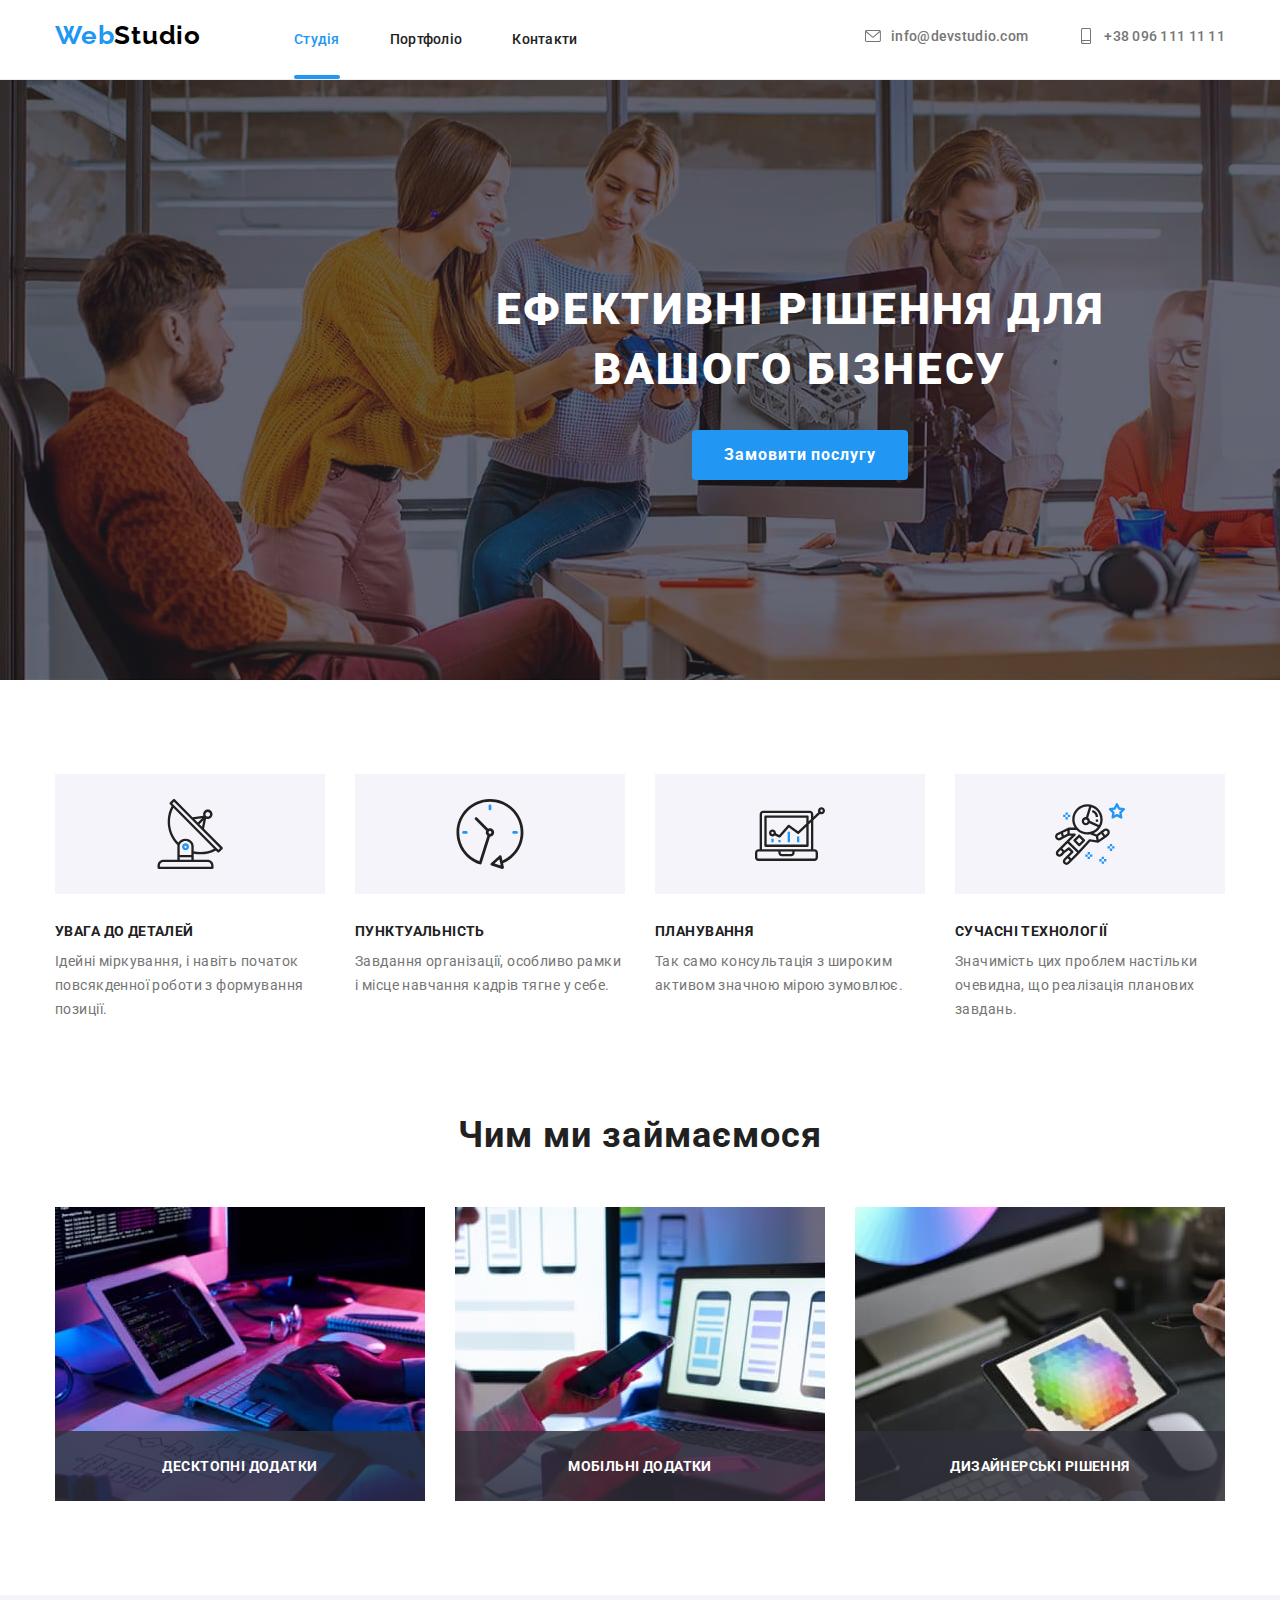
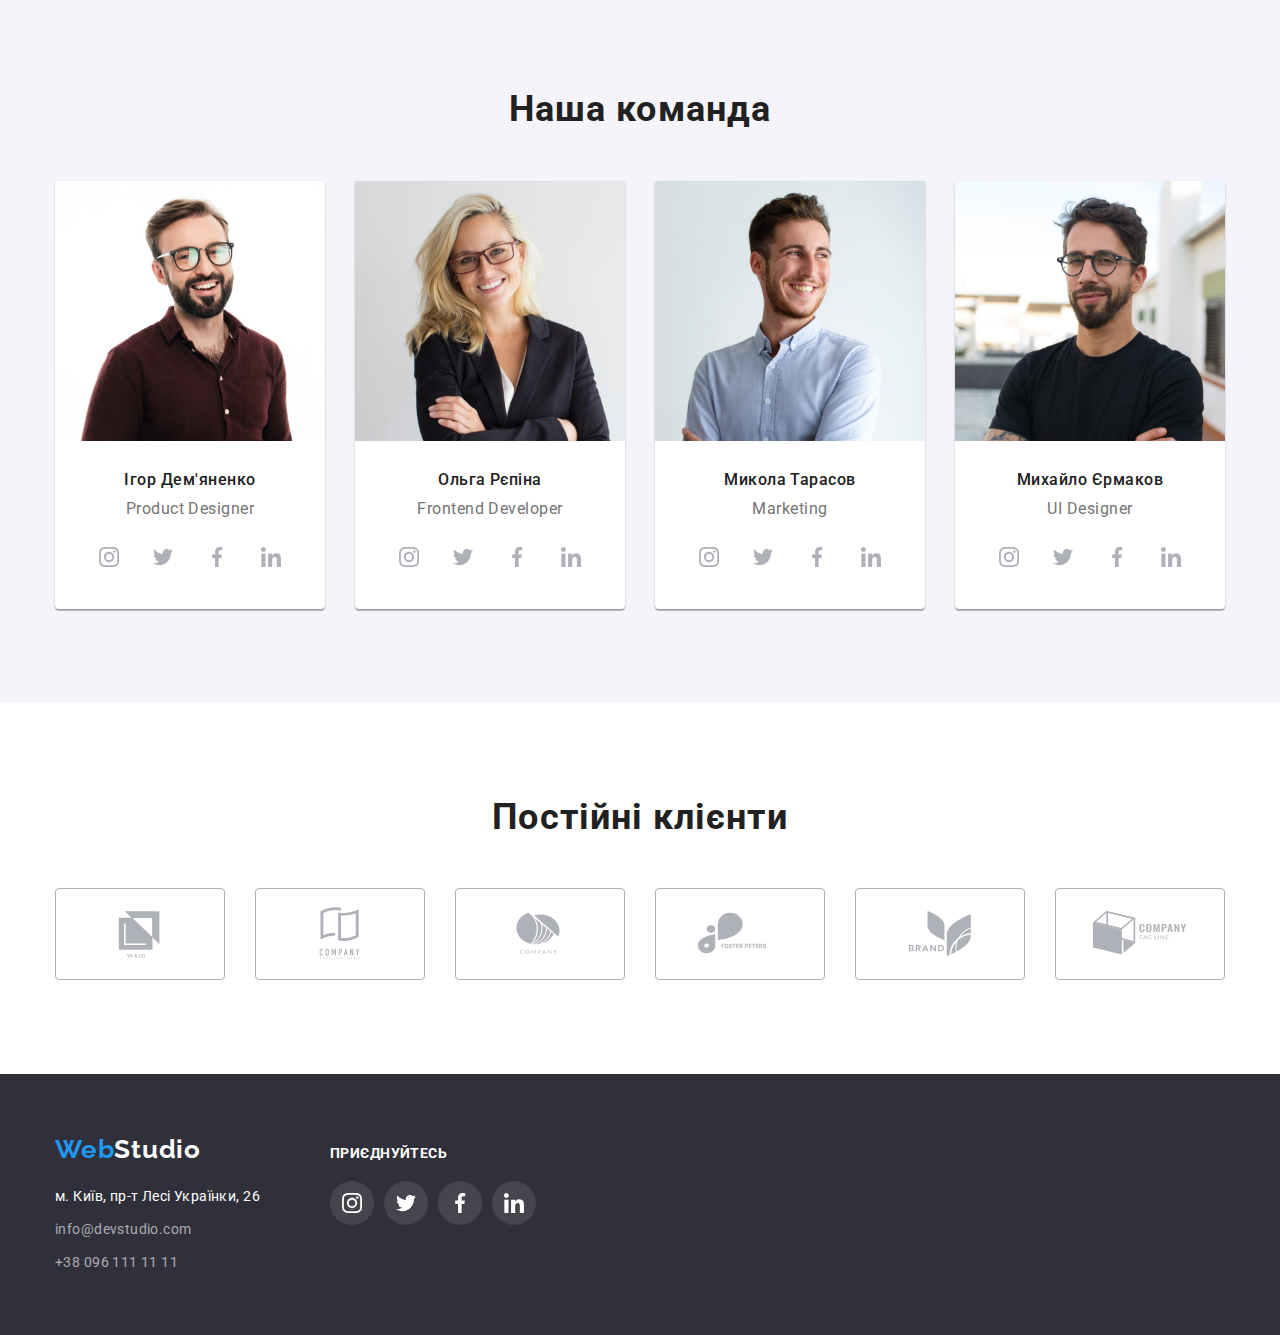
<file: index.html>
<!DOCTYPE html>
<html lang="uk">
  <head>
    <meta charset="UTF-8" />
    <meta http-equiv="X-UA-Compatible" content="IE=edge" />
    <meta name="viewport" content="width=device-width, initial-scale=1.0" />
    <title>WebStudio</title>
    <link
      rel="stylesheet"
      href="https://cdnjs.cloudflare.com/ajax/libs/modern-normalize/1.1.0/modern-normalize.min.css" />
    <link rel="preconnect" href="https://fonts.googleapis.com" />
    <link rel="preconnect" href="https://fonts.gstatic.com" crossorigin />
    <link
      href="https://fonts.googleapis.com/css2?family=Raleway:wght@400;700&family=Roboto:wght@400;500;700;900&display=swap"
      rel="stylesheet" />
    <link rel="stylesheet" href="css/styles.css" />
  </head>

  <body>
    <header class="header">
      <div class="container-header container">
        <nav class="head-nav">
          <a class="bodi-logo" href="/">
            <span class="accent-logo">Web</span>Studio</a
          >
          <ul class="nav-list list">
            <li class="nav-item-link">
              <a class="nav-link studio link" href="index.html">Студія</a>
            </li>
            <li class="nav-item-link">
              <a class="nav-link link" href="portfolio.html">Портфоліо</a>
            </li>

            <li class="nav-item-link">
              <a class="nav-link link" href="">Контакти</a>
            </li>
          </ul>
        </nav>
        <ul class="aside-list list">
          <li class="aside-item-link">
            <a class="aside-link-mail link" href="mailto:info@devstudio.com">
              <svg class="icon" width="16" height="16">
                <use href="./images/symbol-defs.svg#icon-mail"></use>
              </svg>
              info@devstudio.com</a
            >
          </li>
          <li class="aside-item-link">
            <a class="aside-link-phone link" href="tel:+380961111111">
              <svg class="icon" width="16" height="16">
                <use href="./images/symbol-defs.svg#icon-smartphone"></use></svg
              >+38 096 111 11 11
            </a>
          </li>
        </ul>
      </div>
    </header>

    <main class="maim maim-index">
      <section class="section-main-title">
        <div class="container container-main">
          <h1 class="main-title">Ефективні рішення для вашого бізнесу</h1>
          <button class="modal-btn" data-modal-open type="button">
            Замовити послугу
          </button>
          <div class="beckdrop is-hidden link" data-modal>
            <div class="modal">
              <div class="modal-close" data-modal-close>
                <img
                  src="./images/Vector.svg"
                  class="icon-cloous link data-modal-close"
                  alt=""
                  width="11"
                  height="11" />
              </div>
            </div>
          </div>
        </div>
      </section>

      <section class="main-section-benefits section">
        <div class="container container-benefits">
          <ul class="list-section-benefits list">
            <li class="item-benefits icon-antenna">
              <h3 class="title-list-benefits">УВАГА ДО ДЕТАЛЕЙ</h3>
              <p class="text benefits">
                Ідейні міркування, і навіть початок повсякденної роботи з
                формування позиції.
              </p>
            </li>
            <li class="item-benefits icon-clock">
              <h3 class="title-list-benefits">ПУНКТУАЛЬНІСТЬ</h3>
              <p class="text benefits">
                Завдання організації, особливо рамки і місце навчання кадрів
                тягне у себе.
              </p>
            </li>
            <li class="item-benefits icon-diagrama">
              <h3 class="title-list-benefits">ПЛАНУВАННЯ</h3>
              <p class="text benefits">
                Так само консультація з широким активом значною мірою зумовлює.
              </p>
            </li>
            <li class="item-benefits icon-astronaut">
              <h3 class="title-list-benefits">СУЧАСНІ ТЕХНОЛОГІЇ</h3>
              <p class="text benefits">
                Значимість цих проблем настільки очевидна, що реалізація
                планових завдань.
              </p>
            </li>
          </ul>
        </div>
      </section>

      <section class="main-section-work">
        <div class="container container-work">
          <h2 class="main-title-section-work">Чим ми займаємося</h2>
          <ul class="list-section-work list">
            <li class="item-work-img">
              <div class="description">
                <img
                  class="img-work"
                  src="images/work-img1.jpg"
                  alt="programer working his desk office"
                  width="370" />
                <p class="activity-description">Десктопні додатки</p>
              </div>
            </li>
            <li class="item-work-img">
              <div class="description">
                <img
                  class="img-work"
                  src="images/work-img2.jpg"
                  alt="web up designers are developing application smartphones"
                  width="370" />
                <p class="activity-description">Мобільні додатки</p>
              </div>
            </li>
            <li class="item-work-img">
              <div class="description">
                <img
                  class="img-work"
                  src="images/work-img3.jpg"
                  alt="web design with working colour selection graphic tablet"
                  width="370" />
                <p class="activity-description">Дизайнерські рішення</p>
              </div>
            </li>
          </ul>
        </div>
      </section>

      <section class="main-section-workpeople">
        <div class="container container-workpeople">
          <h2 class="main-title-section-workpeople">Наша команда</h2>
          <ul class="list-section-workpeople list">
            <li class="item-workpeople">
              <img
                class="img-workpeople"
                src="images/pers-img0.jpg"
                alt="Ігор Дем'яненко"
                width="270" />
              <div class="workpeople">
                <h3 class="title-name-workpeople">Ігор Дем'яненко</h3>
                <p class="text profession">Product Designer</p>
                <ul class="list workpeople-social-link">
                  <li class="social link">
                    <a class="social-link link" href="">
                      <svg class="icon-workpeople" width="20" height="20">
                        <use
                          href="./images/symbol-defs.svg#icon-instagram"></use>
                      </svg>
                    </a>
                  </li>
                  <li class="social link">
                    <a class="social-link link" href="">
                      <svg class="icon-workpeople" width="20" height="20">
                        <use href="./images/symbol-defs.svg#icon-twitter"></use>
                      </svg>
                    </a>
                  </li>
                  <li class="social link">
                    <a class="social-link link" href="">
                      <svg class="icon-workpeople" width="20" height="20">
                        <use
                          href="./images/symbol-defs.svg#icon-facebook"></use>
                      </svg>
                    </a>
                  </li>
                  <li class="social link">
                    <a class="social-link link" href="">
                      <svg class="icon-workpeople" width="20" height="20">
                        <use
                          href="./images/symbol-defs.svg#icon-linkedin"></use>
                      </svg>
                    </a>
                  </li>
                </ul>
              </div>
            </li>
            <li class="item-workpeople">
              <img
                class="img-workpeople"
                src="images/pers-img1.jpg"
                alt="Ольга Рєпіна"
                width="270" />

              <div class="workpeople">
                <h3 class="title-name-workpeople">Ольга Рєпіна</h3>
                <p class="text profession">Frontend Developer</p>
                <ul class="list workpeople-social-link">
                  <li class="social link">
                    <a class="social-link link" href="">
                      <svg class="icon-workpeople" width="20" height="20">
                        <use
                          href="./images/symbol-defs.svg#icon-instagram"></use>
                      </svg>
                    </a>
                  </li>
                  <li class="social link">
                    <a class="social-link link" href="">
                      <svg class="icon-workpeople" width="20" height="20">
                        <use href="./images/symbol-defs.svg#icon-twitter"></use>
                      </svg>
                    </a>
                  </li>
                  <li class="social link">
                    <a class="social-link link" href="">
                      <svg class="icon-workpeople" width="20" height="20">
                        <use
                          href="./images/symbol-defs.svg#icon-facebook"></use>
                      </svg>
                    </a>
                  </li>
                  <li class="social link">
                    <a class="social-link link" href="">
                      <svg class="icon-workpeople" width="20" height="20">
                        <use
                          href="./images/symbol-defs.svg#icon-linkedin"></use>
                      </svg>
                    </a>
                  </li>
                </ul>
              </div>
            </li>
            <li class="item-workpeople">
              <img
                class="img-workpeople"
                src="images/pers-img2.jpg"
                alt="Микола Тарасов"
                width="270" />
              <div class="workpeople">
                <h3 class="title-name-workpeople">Микола Тарасов</h3>
                <p class="text profession">Marketing</p>
                <ul class="list workpeople-social-link">
                  <li class="social link">
                    <a class="social-link link" href="">
                      <svg class="icon-workpeople" width="20" height="20">
                        <use
                          href="./images/symbol-defs.svg#icon-instagram"></use>
                      </svg>
                    </a>
                  </li>
                  <li class="social link">
                    <a class="social-link link" href="">
                      <svg class="icon-workpeople" width="20" height="20">
                        <use href="./images/symbol-defs.svg#icon-twitter"></use>
                      </svg>
                    </a>
                  </li>
                  <li class="social link">
                    <a class="social-link link" href="">
                      <svg class="icon-workpeople" width="20" height="20">
                        <use
                          href="./images/symbol-defs.svg#icon-facebook"></use>
                      </svg>
                    </a>
                  </li>
                  <li class="social link">
                    <a class="social-link link" href="">
                      <svg class="icon-workpeople" width="20" height="20">
                        <use
                          href="./images/symbol-defs.svg#icon-linkedin"></use>
                      </svg>
                    </a>
                  </li>
                </ul>
              </div>
            </li>
            <li class="item-workpeople">
              <img
                class="img-workpeople"
                src="images/pers-img3.jpg"
                alt="Михайло Єрмаков"
                width="270" />
              <div class="workpeople">
                <h3 class="title-name-workpeople">Михайло Єрмаков</h3>
                <p class="text profession">UI Designer</p>
                <ul class="list workpeople-social-link">
                  <li class="social link">
                    <a class="social-link link" href="">
                      <svg class="icon-workpeople" width="20" height="20">
                        <use
                          href="./images/symbol-defs.svg#icon-instagram"></use>
                      </svg>
                    </a>
                  </li>
                  <li class="social link">
                    <a class="social-link link" href="">
                      <svg class="icon-workpeople" width="20" height="20">
                        <use href="./images/symbol-defs.svg#icon-twitter"></use>
                      </svg>
                    </a>
                  </li>
                  <li class="social link">
                    <a class="social-link link" href="">
                      <svg class="icon-workpeople" width="20" height="20">
                        <use
                          href="./images/symbol-defs.svg#icon-facebook"></use>
                      </svg>
                    </a>
                  </li>
                  <li class="social link">
                    <a class="social-link link" href="">
                      <svg class="icon-workpeople" width="20" height="20">
                        <use
                          href="./images/symbol-defs.svg#icon-linkedin"></use>
                      </svg>
                    </a>
                  </li>
                </ul>
              </div>
            </li>
          </ul>
        </div>
      </section>

      <section class="main-section-clients">
        <div class="container">
          <h2 class="main-tatle-section-clients">Постійні клієнти</h2>
          <ul class="list-section-clients list">
            <li class="list-clients-company">
              <a class="list-icon-company link" href="">
                <svg width="106" height="60" class="icon-clients">
                  <use href="./images/symbol-defs.svg#icon-logo1"></use>
                </svg>
              </a>
            </li>
            <li class="list-clients-company">
              <a class="list-icon-company link" href="">
                <svg width="106" height="60" class="icon-clients">
                  <use href="./images/symbol-defs.svg#icon-logo2"></use>
                </svg>
              </a>
            </li>
            <li class="list-clients-company">
              <a class="list-icon-company link" href="">
                <svg width="106" height="60" class="icon-clients">
                  <use href="./images/symbol-defs.svg#icon-logo3"></use>
                </svg>
              </a>
            </li>
            <li class="list-clients-company">
              <a class="list-icon-company link" href="">
                <svg width="106" height="60" class="icon-clients">
                  <use href="./images/symbol-defs.svg#icon-logo4"></use>
                </svg>
              </a>
            </li>
            <li class="list-clients-company">
              <a class="list-icon-company link" href="">
                <svg width="106" height="60" class="icon-clients">
                  <use href="./images/symbol-defs.svg#icon-logo5"></use>
                </svg>
              </a>
            </li>
            <li class="list-clients-company">
              <a class="list-icon-company link" href="">
                <svg width="106" height="60" class="icon-clients">
                  <use href="./images/symbol-defs.svg#icon-logo6"></use>
                </svg>
              </a>
            </li>
          </ul>
        </div>
      </section>
    </main>

    <footer class="footer">
      <div class="container-footer container">
        <div class="container-footer-logo">
          <a class="footer-logo" href="/">
            <span class="accent-logo">Web</span>Studio</a
          >
          <address class="footer-address">
            <p class="address">м. Київ, пр-т Лесі Українки, 26</p>
            <a class="footer-address-link link" href="mailto:info@devstudio.com"
              >info@devstudio.com</a
            >
            <a class="footer-address-link link" href="tel:+380961111111"
              >+38 096 111 11 11</a
            >
          </address>
        </div>
        <div class="container-footer-subscription-link">
          <h2 class="tatle-subscrition-link">приєднуйтесь</h2>
          <ul class="list-subscrition-link list">
            <li class="item-subscrition-link">
              <a class="social-link-footer icon-instagram link" href="">
                <svg class="icon-social" width="20" height="20">
                  <use href="./images/symbol-defs.svg#icon-instagram"></use>
                </svg>
              </a>
            </li>
            <li class="item-subscrition-link">
              <a class="social-link-footer icon-twitter link" href="">
                <svg class="icon-social" width="20" height="20">
                  <use href="./images/symbol-defs.svg#icon-twitter"></use>
                </svg>
              </a>
            </li>
            <li class="item-subscrition-link">
              <a class="social-link-footer icon-facebook link" href="">
                <svg class="icon-social" width="20" height="20">
                  <use href="./images/symbol-defs.svg#icon-facebook"></use>
                </svg>
              </a>
            </li>
            <li class="item-subscrition-link">
              <a class="social-link-footer icon-linkedin link" href="">
                <svg class="icon-social" width="20" height="20">
                  <use href="./images/symbol-defs.svg#icon-linkedin"></use>
                </svg>
              </a>
            </li>
          </ul>
        </div>
      </div>
    </footer>
    <script src="./js/modal.js"></script>
  </body>
</html>
</file>
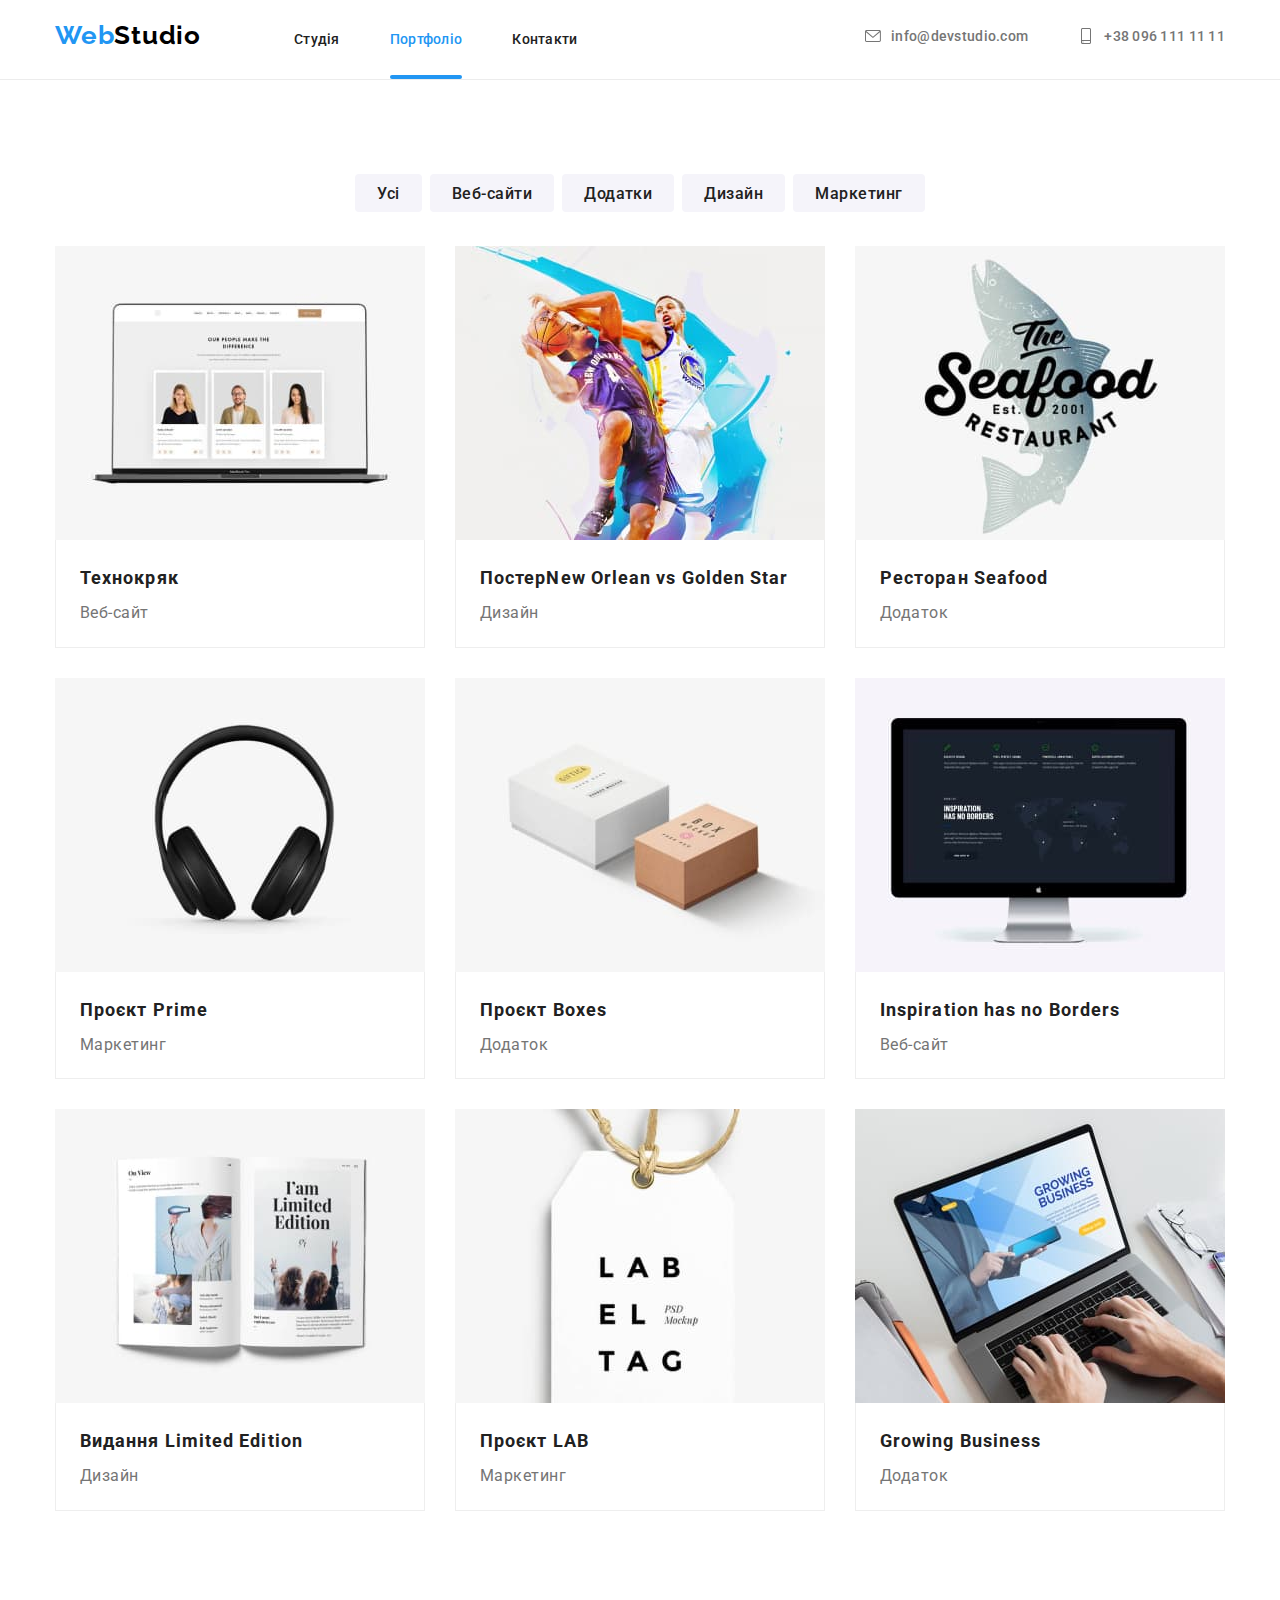
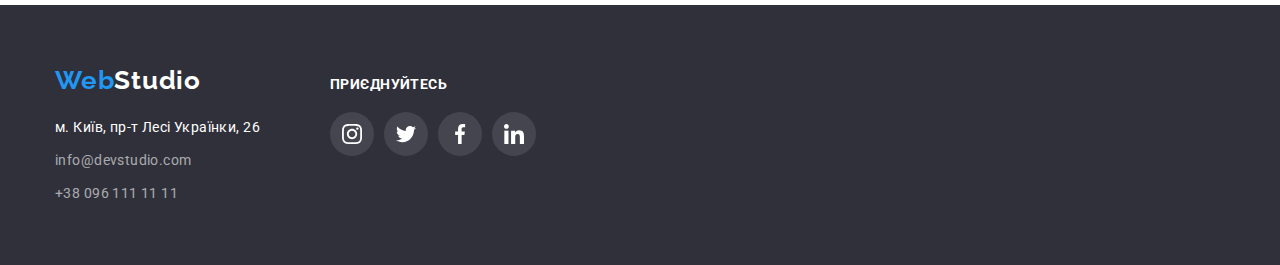
<file: portfolio.html>
<!DOCTYPE html>
<html lang="uk">
  <head>
    <meta charset="UTF-8" />
    <meta http-equiv="X-UA-Compatible" content="IE=edge" />
    <meta name="viewport" content="width=device-width, initial-scale=1.0" />
    <title>Document</title>
    <link
      rel="stylesheet"
      href="https://cdnjs.cloudflare.com/ajax/libs/modern-normalize/1.1.0/modern-normalize.min.css" />
    <link rel="preconnect" href="https://fonts.googleapis.com" />
    <link rel="preconnect" href="https://fonts.gstatic.com" crossorigin />
    <link
      href="https://fonts.googleapis.com/css2?family=Raleway:wght@400;700&family=Roboto:wght@400;500;700;900&display=swap"
      rel="stylesheet" />
    <link rel="stylesheet" href="css/styles.css" />
  </head>

  <body>
    <header class="header">
      <div class="container-header container">
        <nav class="head-nav">
          <a class="bodi-logo" href="/">
            <span class="accent-logo">Web</span>Studio</a
          >
          <ul class="nav-list list">
            <li class="nav-item-link">
              <a class="nav-link link" href="index.html">Студія</a>
            </li>
            <li class="nav-item-link">
              <a class="nav-link portfolio link" href="portfolio.html"
                >Портфоліо</a
              >
            </li>

            <li class="nav-item-link">
              <a class="nav-link link" href="">Контакти</a>
            </li>
          </ul>
        </nav>
        <ul class="aside-list list">
          <li class="aside-item-link">
            <a class="aside-link-mail link" href="mailto:info@devstudio.com">
              <svg class="icon" width="16" height="16">
                <use href="./images/symbol-defs.svg#icon-mail"></use>
              </svg>
              info@devstudio.com</a
            >
          </li>
          <li class="aside-item-link">
            <a class="aside-link-phone link" href="tel:+380961111111">
              <svg class="icon" width="16" height="16">
                <use href="./images/symbol-defs.svg#icon-smartphone"></use>
              </svg>+38 096 111 11 11
            </a>
          </li>
        </ul>
      </div>
    </header>

    <main class="main main-portfolio">
      <section class="main-section-filter">
        <h1 class="hidden-header">Портфоліо</h1>
        <div class="container container-portfolio">
          <ul class="list-section-filter list">
            <li class="item-filter-button">
              <button class="btn-filter link" type="button">Усі</button>
            </li>
            <li class="item-filter-button">
              <button class="btn-filter link" type="button">Веб-сайти</button>
            </li>
            <li class="item-filter-button">
              <button class="btn-filter link" type="button">Додатки</button>
            </li>
            <li class="item-filter-button">
              <button class="btn-filter link" type="button">Дизайн</button>
            </li>
            <li class="item-filter-button">
              <button class="btn-filter link" type="button">Маркетинг</button>
            </li>
          </ul>
          <ul class="list-section-portfolio list">
            <li class="item-portfolio">
              <a class="portfolio-link link" href="/">
                <div class="thumb link">
                  <img
                    class="img-portfolio"
                    src="images/port-img4.jpg"
                    alt="ноутбук з відкритимвеб сайтом"
                    width="370" />
                  <div class="overlay link">
                    <p class="portfolio-overlain">
                      Ресурс пропонує комплексні пропозиції з різним рівнем
                      функціоналу та сервісів. Все це дозволить відвідувачу
                      отримати вичерпні відомості про компанію чи приватну
                      особу.
                    </p>
                  </div>
                </div>

                <div class="container-portfolio-main">
                  <h2 class="title-portfolio">Технокряк</h2>
                  <p class="naim-portfolio">Веб-сайт</p>
                </div>
              </a>
            </li>
            <li class="item-portfolio">
              <a class="portfolio-link link" href="/">
                <div class="thumb link">
                  <img
                    class="img-portfolio"
                    src="images/port-img5.jpg"
                    alt="два босетболіста"
                    width="370" />
                  <div class="overlay link"></div>
                </div>

                <div class="container-portfolio-main">
                  <h2 class="title-portfolio">
                    ПостерNew Orlean vs Golden Star
                  </h2>
                  <p class="naim-portfolio">Дизайн</p>
                </div>
              </a>
            </li>
            <li class="item-portfolio">
              <a class="portfolio-link link" href="/">
                <div class="thumb link">
                  <img
                    class="img-portfolio"
                    src="images/port-img6.jpg"
                    alt="риба"
                    width="370" />
                  <div class="overlay link"></div>
                </div>

                <div class="container-portfolio-main">
                  <h2 class="title-portfolio">Ресторан Seafood</h2>
                  <p class="naim-portfolio">Додаток</p>
                </div>
              </a>
            </li>
            <li class="item-portfolio">
              <a class="portfolio-link link" href="/">
                <div class="thumb link">
                  <img
                    class="img-portfolio"
                    src="images/port-img7.jpg"
                    alt="навушники"
                    width="370" />
                  <div class="overlay link"></div>
                </div>

                <div class="container-portfolio-main">
                  <h2 class="title-portfolio">Проєкт Prime</h2>
                  <p class="naim-portfolio">Маркетинг</p>
                </div>
              </a>
            </li>
            <li class="item-portfolio">
              <a class="portfolio-link link" href="/">
                <div class="thumb link">
                  <img
                    class="img-portfolio"
                    src="images/port-img8.jpg"
                    alt="дві коробки"
                    width="370" />
                  <div class="overlay link"></div>
                </div>

                <div class="container-portfolio-main">
                  <h2 class="title-portfolio">Проєкт Boxes</h2>
                  <p class="naim-portfolio">Додаток</p>
                </div>
              </a>
            </li>
            <li class="item-portfolio">
              <a class="portfolio-link link" href="/">
                <div class="thumb link">
                  <img
                    class="img-portfolio"
                    src="images/port-img9.jpg"
                    alt="монітор з відкритим веб сайтом"
                    width="370" />
                  <div class="overlay link"></div>
                </div>

                <div class="container-portfolio-main">
                  <h2 class="title-portfolio">Inspiration has no Borders</h2>
                  <p class="naim-portfolio">Веб-сайт</p>
                </div>
              </a>
            </li>
            <li class="item-portfolio">
              <a class="portfolio-link link" href="/">
                <div class="thumb link">
                  <img
                    class="img-portfolio"
                    src="images/port-img10.jpg"
                    alt="розгорнутий глянцевий журнал"
                    width="370" />
                  <div class="overlay link"></div>
                </div>

                <div class="container-portfolio-main">
                  <h2 class="title-portfolio">Видання Limited Edition</h2>
                  <p class="naim-portfolio">Дизайн</p>
                </div>
              </a>
            </li>
            <li class="item-portfolio">
              <a class="portfolio-link link" href="/">
                <div class="thumb link">
                  <img
                    class="img-portfolio"
                    src="images/port-img11.jpg"
                    alt="бірка"
                    width="370" />
                  <div class="overlay link"></div>
                </div>

                <div class="container-portfolio-main">
                  <h2 class="title-portfolio">Проєкт LAB</h2>
                  <p class="naim-portfolio">Маркетинг</p>
                </div>
              </a>
            </li>
            <li class="item-portfolio">
              <a class="portfolio-link link" href="/">
                <div class="thumb link">
                  <img
                    class="img-portfolio"
                    src="images/port-img12.jpg"
                    alt="на ноутбукі відкривають веб додаток"
                    width="370" />
                  <div class="overlay link"></div>
                </div>

                <div class="container-portfolio-main">
                  <h2 class="title-portfolio">Growing Business</h2>
                  <p class="naim-portfolio">Додаток</p>
                </div>
              </a>
            </li>
          </ul>
        </div>
      </section>
    </main>

    <footer class="footer">
      <div class="container-footer container">
        <div class="container-footer-logo">
          <a class="footer-logo" href="/">
            <span class="accent-logo">Web</span>Studio</a
          >
          <address class="footer-address">
            <p class="address">м. Київ, пр-т Лесі Українки, 26</p>
            <a class="footer-address-link link" href="mailto:info@devstudio.com"
              >info@devstudio.com</a
            >
            <a class="footer-address-link link" href="tel:+380961111111"
              >+38 096 111 11 11</a
            >
          </address>
        </div>
        <div class="container-footer-subscription-link">
          <h2 class="tatle-subscrition-link">приєднуйтесь</h2>
          <ul class="list-subscrition-link list">
            <li class="item-subscrition-link">
              <a class="social-link-footer icon-instagram link" href="">
                <svg class="icon-social" width="20" height="20">
                  <use href="./images/symbol-defs.svg#icon-instagram"></use>
                </svg>
              </a>
            </li>
            <li class="item-subscrition-link">
              <a class="social-link-footer icon-twitter link" href="">
                <svg class="icon-social" width="20" height="20">
                  <use href="./images/symbol-defs.svg#icon-twitter"></use>
                </svg>
              </a>
            </li>
            <li class="item-subscrition-link">
              <a class="social-link-footer icon-facebook link" href="">
                <svg class="icon-social" width="20" height="20">
                  <use href="./images/symbol-defs.svg#icon-facebook"></use>
                </svg>
              </a>
            </li>
            <li class="item-subscrition-link">
              <a class="social-link-footer icon-linkedin link" href="">
                <svg class="icon-social" width="20" height="20">
                  <use href="./images/symbol-defs.svg#icon-linkedin"></use>
                </svg>
              </a>
            </li>
          </ul>
        </div>
      </div>
    </footer>
    <script src="./js/modal.js"></script>
  </body>
</html>
</file>
<file: css/styles.css>
/* общие */
:root {
  --main-font-roboto: Roboto, sans-serif;
  --title-color: #212121;
  --text-color: #757575;
  --accent-color: #2196f3;
  --fon-color: #ffffff;
  --backgraund-color: #f5f4fa;
  --main-color: #f5f5f5;
  --icon-color: #afb1b8;
}
h1,
h2,
h3 {
  margin-top: 0;
  margin-bottom: 0;
  padding-left: 0;
}
p {
  margin-top: 0;
  margin-bottom: 0;
}
.list {
  margin: 0;
  padding-left: 0;
  list-style: none;
  display: flex;
  justify-content: space-between;
}
.link,
.bodi-logo,
.footer-logo {
  text-decoration: none;
}
body {
  color: var(--title-color);
  font-family: var(--main-font-roboto);
}

.item-workpeople,
.header,
.main-section-benefits,
.main-section-work,
.main-portfolio {
  background: var(--fon-color);
}
.main-section-workpeople {
  background: var(--backgraund-color);
}
.section-main-title,
.footer {
  background: #2f303a;
}
.link:hover,
.link:focus,
.link:active {
  color: var(--accent-color);
  fill: var(--accent-color);
}

.container {
  margin-left: auto;
  margin-right: auto;
  padding-left: 15px;
  padding-right: 15px;
  width: 1200px;
}
img {
  display: block;
}
/* logo */
.bodi-logo {
  margin-right: 93px;
  font-family: "Raleway";
  font-weight: 700;
  font-size: 26px;
  line-height: 1.19;
  letter-spacing: 0.03em;
  color: #000000;
}
.accent-logo {
  padding: 0;
  color: var(--accent-color);
}
.footer-logo {
  font-family: "Raleway";
  font-weight: 700;
  font-size: 26px;
  line-height: 1.19;
  letter-spacing: 0.03em;
  color: var(--fon-color);
}
/* heder */
.header {
  border-bottom: 1px solid #ececec;
}
.head-nav,
.container-header {
  display: flex;
  justify-content: space-between;
  align-items: baseline;
}

.aside-list {
  margin: 0;
}
.head-nav {
  justify-content: space-between;
}
.nav-list .nav-item-link:not(:last-child) {
  margin-right: 50px;
}
.aside-item-link:not(:last-child) {
  margin-right: 50px;
}
.nav-item-link {
  display: flex;
  align-items: flex-end;
}
.nav-link {
  position: relative;
  padding-top: 32px;
  padding-bottom: 32px;
  font-family: var(--main-font-roboto);
  font-weight: 500;
  font-size: 14px;
  line-height: 1.1;
  letter-spacing: 0.02em;
  color: var(--title-color);
  transition: color 250ms cubic-bezier(0.4, 0, 0.2, 1);
}

.studio,
.portfolio {
  color: var(--accent-color);
}
.aside-link-phone,
.aside-link-mail {
  display: flex;
  align-items: stretch;
  justify-content: center;
  margin: 0;
  font-family: var(--main-font-roboto);
  font-weight: 500;
  font-size: 14px;
  letter-spacing: 0.02em;
  color: var(--text-color);
  fill: var(--text-color);
  transition: fill 250ms cubic-bezier(0.4, 0, 0.2, 1),
    color 250ms cubic-bezier(0.4, 0, 0.2, 1);
}
.icon {
  display: inline-block;
  margin-right: 10px;
}
.nav-link.studio::after {
  position: absolute;
  bottom: 0;
  content: "";
  display: block;
  min-width: 100%;
  height: 4px;
  border-radius: 2px;
  background-color: #2196f3;
  transition: background-color 250ms cubic-bezier(0.4, 0, 0.2, 1);
}
.nav-link.portfolio::after {
  position: absolute;
  bottom: 0;
  content: "";
  display: block;
  min-width: 100%;
  height: 4px;
  border-radius: 2px;
  background-color: #2196f3;
  transition: background-color 250ms cubic-bezier(0.4, 0, 0.2, 1);
}
/* студія */
.beckdrop {
  position: fixed;
  margin: 0;
  padding: 0;
  top: 0;
  left: 0;
  width: 100%;
  height: 100%;
  background-color: rgba(0, 0, 0, 0.2);
  z-index: 2;
  transition:  visibility 250ms cubic-bezier(0.4, 0, 0.2, 1),
  opacity 250ms cubic-bezier(0.4, 0, 0.2, 1);

}

.modal-close {
  display: flex;
  align-items: center;
  justify-content: center;
  position: absolute;
  margin: 0;
  padding: 0;
  width: 30px;
  height: 30px;
  right: 8px;
  top: 8px;
  background-color: #ffffff;
  background-position: 50% 50%;
  border-radius: 50%;
  border: 1px solid rgba(0, 0, 0, 0.1);
  z-index: 4;
}
.beckdrop.is-hidden {
  visibility: hidden;
  opacity: 0;
  pointer-events: none;
}
.modal {
  position: absolute;
  width: 528px;
  height: 581px;
  left: 50%;
  top: 50%;
  transform:  translate(-50%, -50%) scale(1);
  background-color: #ffffff;
  box-shadow: 0px 1px 3px rgba(77, 36, 36, 0.12),
    0px 1px 1px rgba(0, 0, 0, 0.14), 0px 2px 1px rgba(0, 0, 0, 0.2);
  border-radius: 4px;
  transition:  transform 250ms cubic-bezier(0.4, 0, 0.2, 1);

}
.beckdrop.is-hidden .modal{
  transform: translate(-50%, -50%) scale(0.6); 
}
.icon-cloous {
  display: block;
}
.section-main-title {
  width: 1600px;
  margin-left: auto;
  margin-right: auto;
  background-image: linear-gradient(
      to right,
      rgba(47, 48, 58, 0.4),
      rgba(47, 48, 58, 0.4)
    ),
    url("../images/img-overlay.jpg");
  background-position: center;
  background-repeat: no-repeat;
  background-size: 1600px 600px;
  padding-top: 200px;
  padding-bottom: 200px;
}
.container-main {
  text-align: center;
}
.main-title {
  width: 700px;
  margin: 0;
  margin-left: auto;
  margin-right: auto;
  margin-bottom: 30px;
  font-family: var(--main-font-roboto);
  font-weight: 900;
  font-size: 44px;
  line-height: 1.36;
  letter-spacing: 0.06em;
  text-transform: uppercase;
  color: var(--fon-color);
}
.modal-btn {
  margin-left: auto;
  margin-right: auto;
  padding: 10px 32px;
  font-family: var(--main-font-roboto);
  font-weight: 700;
  font-size: 16px;
  line-height: 1.87;
  align-items: center;
  text-align: center;
  letter-spacing: 0.06em;
  color: var(--fon-color);
  background: var(--accent-color);
  border: none;
  border-radius: 4px;
}
.item-benefits {
  width: 270px;
}
.item-benefits::before {
  content: "";
  display: block;
  width: 270px;
  height: 120px;
  background-color: #f5f4fa;
  margin-bottom: 30px;
  background-size: 70px 70px;
  background-repeat: no-repeat;
  background-position: center;
}

.icon-antenna::before {
  background-image: url("../images/antenna.svg");
}
.icon-clock::before {
  background-image: url("../images/clock.svg");
}
.icon-diagrama::before {
  background-image: url("../images/diagram.svg");
}
.icon-astronaut::before {
  background-image: url("../images/astronaut.svg");
}
.item-benefits:not(:last-child) {
  margin-right: 30px;
}
.main-section-work {
  padding-bottom: 94px;
}
.item-work-img:not(:last-child) {
  margin-right: 30px;
}
.title-list-benefits {
  margin-bottom: 10px;
  font-family: var(--main-font-roboto);
  font-weight: 700;
  font-size: 14px;
  line-height: 1.14;
  letter-spacing: 0.03em;
  text-transform: uppercase;
  color: var(--title-color);
}
.benefits {
  font-family: var(--main-font-roboto);
  font-size: 14px;
  line-height: 1.7;
  letter-spacing: 0.03em;
  color: var(--text-color);
}
.main-section-workpeople,
.main-section-benefits,
.main-section-clients {
  padding-top: 94px;
  padding-bottom: 94px;
}
.description {
  position: relative;
}
.activity-description {
  position: absolute;
  padding-top: 27px;
  padding-bottom: 27px;
  width: 370px;
  height: 70px;
  left: 0%;
  bottom: 0%;
  background: rgba(47, 48, 58, 0.8);
  font-family: "Roboto";
  font-style: normal;
  font-weight: 700;
  font-size: 14px;
  line-height: 16px;
  text-align: center;
  letter-spacing: 0.03em;
  text-transform: uppercase;
  color: var(--fon-color);
}

.list-section-workpeople {
  display: flex;
  padding: 0;
}
.item-workpeople:not(:last-child) {
  margin-right: 30px;
}
.item-workpeople {
  width: 270px;
  align-items: center;
}

.main-title-section-work,
.main-title-section-workpeople,
.main-tatle-section-clients {
  margin: 0;
  margin-bottom: 50px;
  font-family: var(--main-font-roboto);
  font-weight: 700;
  font-size: 36px;
  line-height: 1.16;
  text-align: center;
  letter-spacing: 0.03em;
  color: var(--title-color);
}
.item-workpeople {
  background: var(--fon-color);
  box-shadow: 0px 1px 3px rgba(0, 0, 0, 0.12), 0px 1px 1px rgba(0, 0, 0, 0.14),
    0px 2px 1px rgba(0, 0, 0, 0.2);
  border-radius: 0px 0px 4px 4px;
}
.workpeople {
  padding-top: 30px;
  padding-bottom: 30px;
  padding-left: 32px;
  padding-right: 32px;
}
.title-name-workpeople {
  margin: 0;
  margin-bottom: 10px;
  font-family: var(--main-font-roboto);
  font-weight: 500;
  font-size: 16px;
  line-height: 1.18;
  text-align: center;
  letter-spacing: 0.03em;
  color: var(--title-color);
}
.profession {
  margin-bottom: 16px;
  font-family: var(--main-font-roboto);
  font-size: 16px;
  line-height: 1.18;
  text-align: center;
  letter-spacing: 0.03em;
  color: var(--text-color);
}
.list-icon-company {
  display: flex;
  cursor: pointer;
  align-items: center;
  justify-content: center;
  width: 170px;
  height: 92px;
  border: 1px solid #afb1b8;
  border-radius: 4px;
  fill: var(--icon-color);
  transition: border 250ms cubic-bezier(0.4, 0, 0.2, 1),
    fill 250ms cubic-bezier(0.4, 0, 0.2, 1);
}
.list-icon-company:hover,
.list-icon-company:focus {
  border: 1px solid var(--accent-color);
  fill: var(--accent-color);
}
.social-link {
  display: flex;
  align-items: center;
  justify-content: center;
  width: 44px;
  height: 44px;
  border-radius: 50%;
  fill: var(--icon-color);
  transition: background-color 250ms cubic-bezier(0.4, 0, 0.2, 1),
    fill 250ms cubic-bezier(0.4, 0, 0.2, 1);
}
.social-link:hover,
.social-link:focus {
  background-color: var(--accent-color);
  fill: var(--fon-color);
}

/* Портфоліо */
.main-portfolio {
  display: block;
}
.main-section-filter {
  padding-top: 94px;
  padding-bottom: 94px;
}

.list-section-filter {
  margin-bottom: 34px;
}
.item-filter-button:not(:last-child) {
  margin-right: 8px;
}
.container-portfolio .list {
  flex-wrap: wrap;
  justify-content: center;
}
.btn-filter {
  padding: 6px 22px;
  font-family: var(--main-font-roboto);
  font-weight: 500;
  font-size: 16px;
  line-height: 1.6;
  text-align: center;
  letter-spacing: 0.03em;
  color: var(--title-color);
  height: 38px;
  background-color: var(--backgraund-color);
  border: none;
  border-radius: 4px;
  cursor: pointer;
  transition: background-color 250ms cubic-bezier(0.4, 0, 0.2, 1),
    box-shadow 250ms cubic-bezier(0.4, 0, 0.2, 1),
    color 250ms cubic-bezier(0.4, 0, 0.2, 1);
}
.btn-filter:hover,
.btn-filter:focus {
  color: var(--fon-color);
  background-color: var(--accent-color);
  box-shadow: 0px 3px 1px rgba(0, 0, 0, 0.1), 0px 1px 2px rgba(0, 0, 0, 0.08),
    0px 2px 2px rgba(0, 0, 0, 0.12);
}
.hidden-header {
  display: none;
}

.item-portfolio {
  margin-right: 30px;
  margin-bottom: 30px;
  background: #ffffff;
}
.portfolio-link {
  display: block;
  transition: box-shadow 250ms cubic-bezier(0.4, 0, 0.2, 1);
}
.portfolio-link:hover,
.portfolio-link:focus {
  box-shadow: 0px 1px 1px rgba(0, 0, 0, 0.12), 0px 4px 4px rgba(0, 0, 0, 0.06),
    1px 4px 6px rgba(0, 0, 0, 0.16);
}
.thumb {
  position: relative;
  width: 100%;
  height: 100%;
  overflow: hidden;
}
.overlay {
  position: absolute;
  top: 0;
  left: 0;
  width: 100%;
  height: 100%;
  transform: translateY(100%);
  background: rgba(33, 150, 243, 0.9);
  transition: transform 250ms cubic-bezier(0.4, 0, 0.2, 1);
}
.portfolio-link:hover .overlay {
  transform: translateY(0);
}

.portfolio-overlain {
  padding-left: 24px;
  padding-top: 62px;
  font-family: "Roboto";
  font-style: normal;
  font-weight: 400;
  font-size: 18px;
  line-height: 28px;
  letter-spacing: 0.03em;
  color: var(--fon-color);
}
.container-portfolio-main {
  padding: 20px 24px;
  border: 1px solid #eeeeee;
  border-top: 0;
}
.item-portfolio:nth-child(3n + 3) {
  margin-right: 0;
}
.item-portfolio:nth-last-child(-n + 3) {
  margin-bottom: 0;
}
.title-portfolio {
  margin: 0;
  margin-bottom: 4px;
  font-family: var(--main-font-roboto);
  font-weight: 700;
  font-size: 18px;
  line-height: 2;
  letter-spacing: 0.06em;
  color: var(--title-color);
}
.naim-portfolio {
  margin: 0;
  font-family: var(--main-font-roboto);
  font-size: 16px;
  line-height: 1.66;
  letter-spacing: 0.03em;
  color: var(--text-color);
}
/* footer */

.footer {
  margin-right: auto;
  margin-left: auto;
  padding-top: 60px;
  padding-bottom: 60px;
}
.container-footer {
  display: flex;
  align-items: baseline;
}
.container-footer-logo {
  margin-right: 70px;
}
.footer-logo {
  display: block;
  margin-bottom: 20px;
}
.footer-address-link {
  display: block;
  margin: 0;
  margin-bottom: 9px;
  font-family: var(--main-font-roboto);
  font-style: normal;
  font-weight: 400;
  font-size: 14px;
  line-height: 1.7;
  letter-spacing: 0.03em;
  color: rgba(255, 255, 255, 0.6);
  transition: color 250ms cubic-bezier(0.4, 0, 0.2, 1);
}
.footer-address-link:last-child {
  margin-bottom: 0;
}
.address {
  display: block;
  margin: 0;
  margin-bottom: 9px;
  font-family: var(--main-font-roboto);
  font-style: normal;
  font-weight: 400;
  font-size: 14px;
  line-height: 1.7;
  letter-spacing: 0.03em;
  color: var(--fon-color);
}
.tatle-subscrition-link {
  display: block;
  margin-bottom: 20px;
  font-size: 14px;
  line-height: 16px;
  letter-spacing: 0.03em;
  text-transform: uppercase;
  color: var(--fon-color);
}

.social-link-footer {
  display: flex;
  align-items: center;
  justify-content: center;
  width: 44px;
  height: 44px;
  border-radius: 50%;
  background-color: rgba(255, 255, 255, 0.1);
  transition: background-color 250ms cubic-bezier(0.4, 0, 0.2, 1);
}
.social-link-footer:hover,
.social-link-footer:focus {
  background-color: var(--accent-color);
}
.item-subscrition-link {
  margin-right: 10px;
}
.item-subscrition-link:last-child {
  margin-right: 0;
}
.icon-social {
  fill: var(--fon-color);
}
</file>
